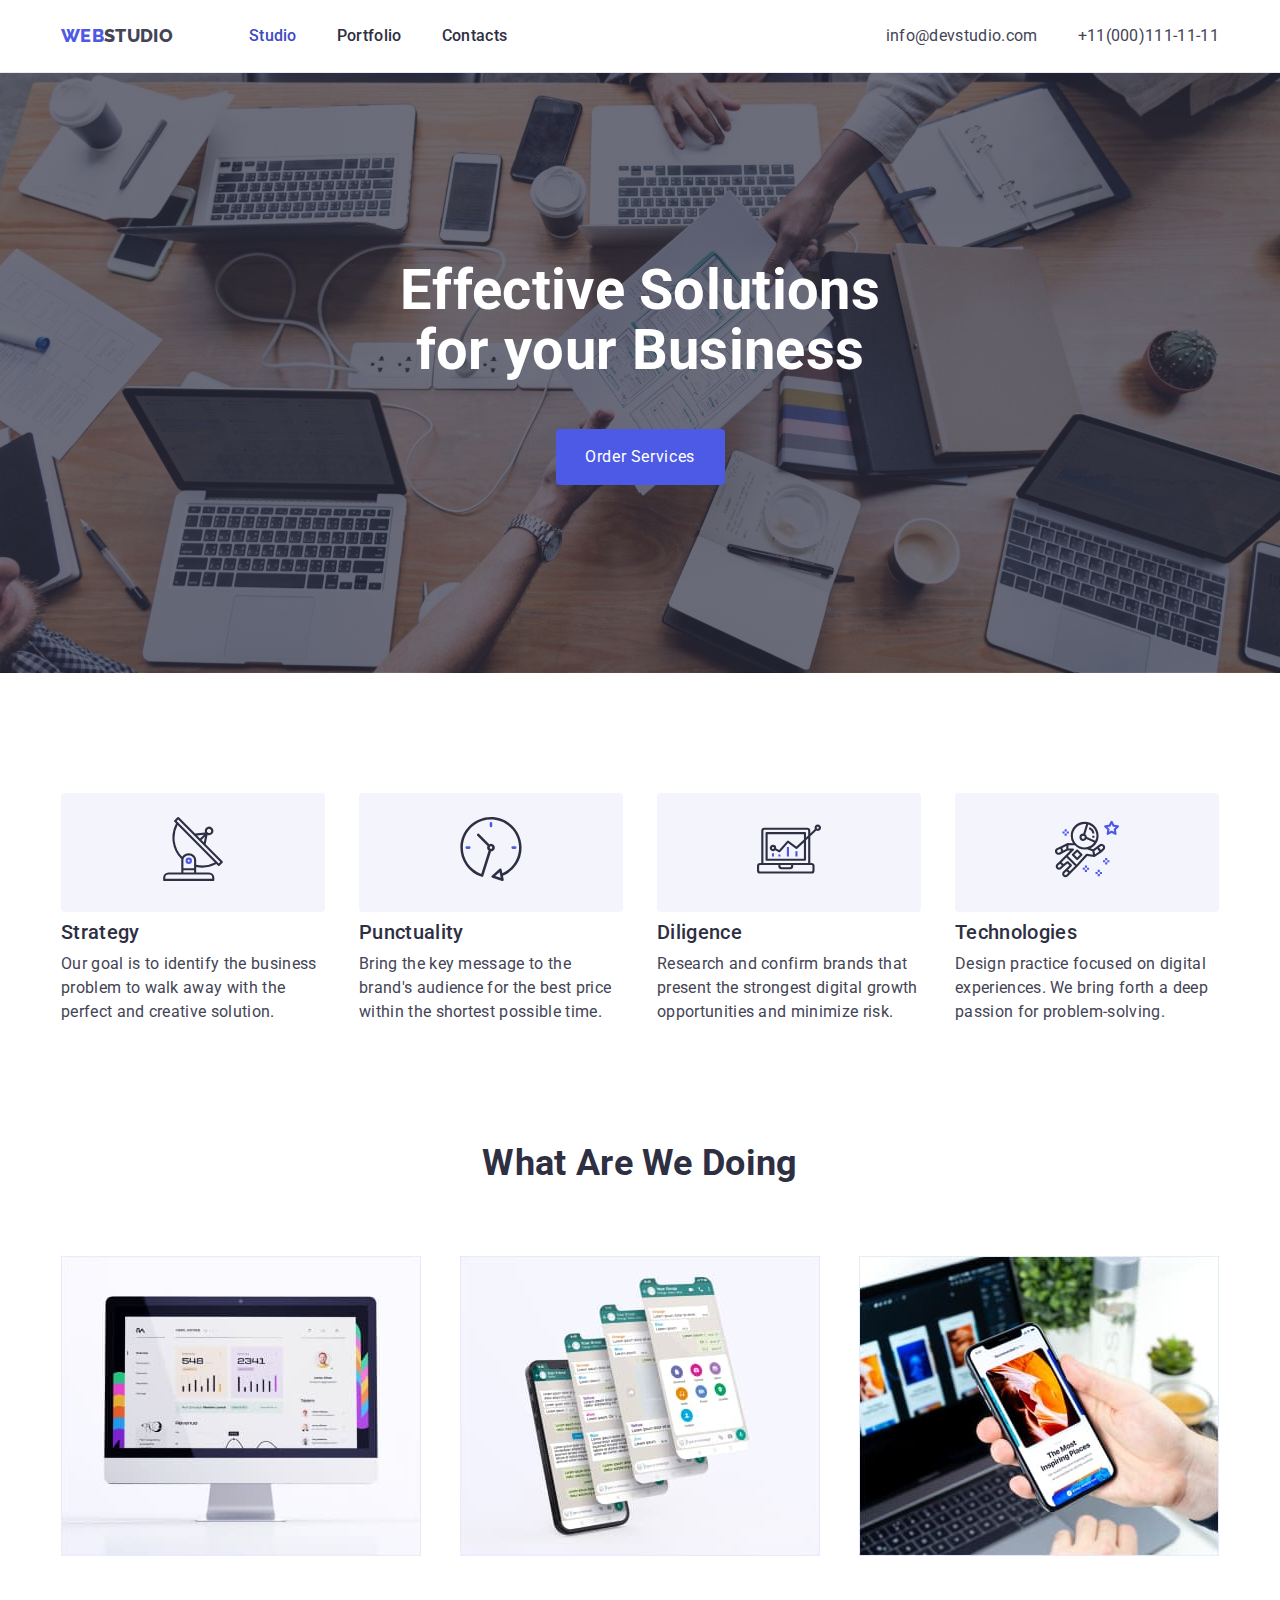
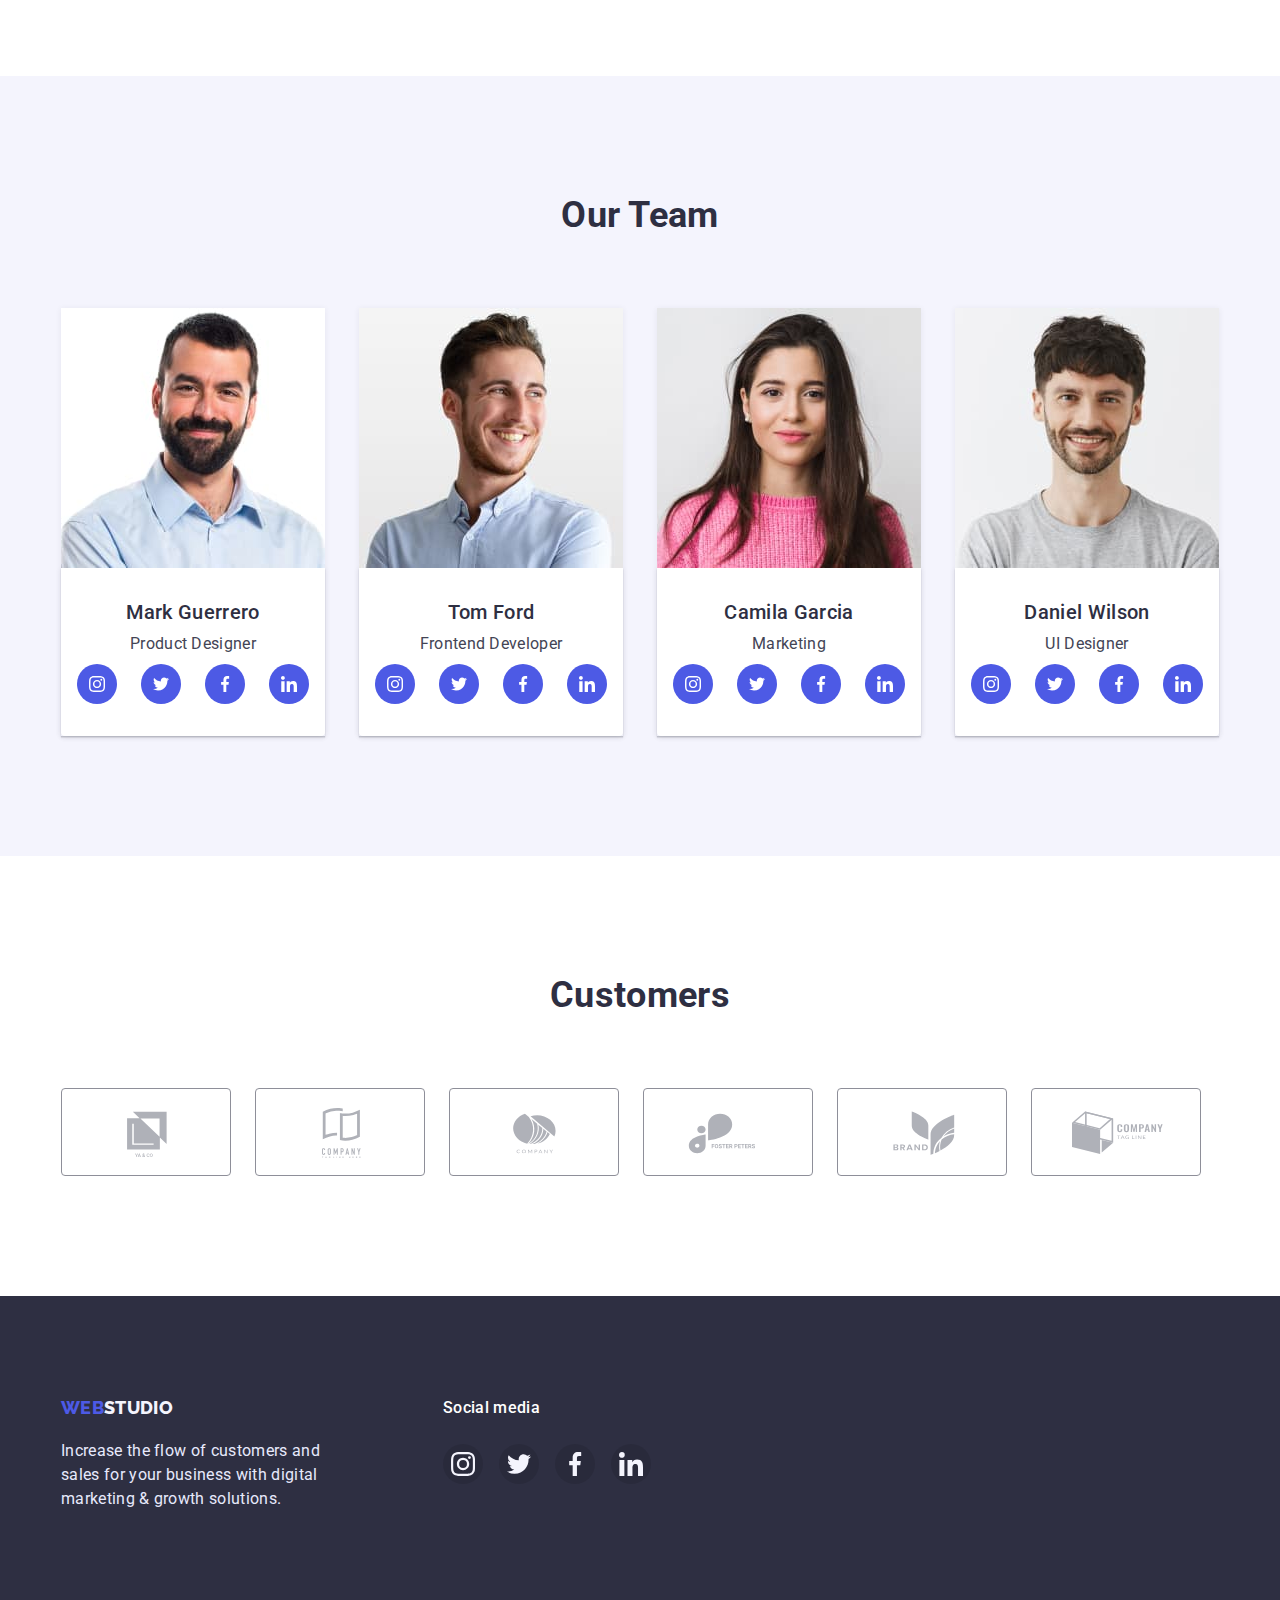
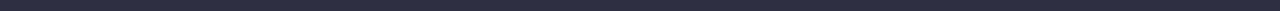
<file: index.html>
<!DOCTYPE html>
<html lang="en">
  <head>
    <meta charset="UTF-8" />
    <meta http-equiv="X-UA-Compatible" content="IE=edge" />
    <meta name="viewport" content="width=device-width, initial-scale=1.0" />
    <link
      href="https://fonts.googleapis.com/css2?family=Raleway:wght@800&family=Roboto:wght@100;300;400;500;700;900&display=swap"
      rel="stylesheet"
    />
    <link rel="stylesheet" href="./styles/modern-normalize.css">
    <link href="./styles/styles.css" rel="stylesheet" />
    <title>Document</title>
  </head>
  <body>
    <header class="head-nav">
      <div class="header-container">
      <nav class="navigation">
        <a href="./index.html" class="head-logo"
          >WEB<span class="logo-color-black">STUDIO</span></a
        >

        <ul class="list-nav">
          <li class="list-item"><a href="./index.html" class="nav-list-hyper-link active">Studio</a></li>
          <li class="list-item">
            <a href="./portfolio.html" class="nav-list-hyper-link">Portfolio</a>
          </li>
          <li class="list-item"><a href="" class="nav-list-hyper-link">Contacts</a></li>
        </ul>

      </nav>
      <address class="address-list">
        <ul class="list-contact">
          <li  class="list-item">
            <a href="mailto:@devstudio.com" class="contacts"> info@devstudio.com</a>
          </li>
          <li  class="list-item">
            <a href="tel:+11(000)111-11-11" class="contacts">
              +11(000)111-11-11</a
            >
          </li>
        </ul>
      </address>
    </div>
    </header>
    <main>
      <section class="section hero" >
        <div class="conteiner">
        <h1 class="business-title">Effective Solutions for your Business</h1>
        <button type="button" class="order-button">Order Services</button>
        </div>
      </section>
      <section class="section futures">
        <div class="conteiner">
        <h2 class="hidden">Need so need or Futures</h2>
        <ul class="list-futures">
          <li class="futures-block">
            <div class="futures-bg"><svg class="futures-svg" width="64" height="64">
              <use href="./images/symbol-defs.svg#icon-antenna-1"></use>
            </svg></div>
            <h3 class="futures-title">Strategy</h3>
            <p class="futures-text">Our goal is to identify the business problem to walk away with the
            perfect and creative solution.</p>
          </li>
          <li class="futures-block">
            <div class="futures-bg"><svg class="futures-svg" width="64" height="64">
              <use href="./images/symbol-defs.svg#icon-clock-1"></use>
            </svg></div>
            <h3 class="futures-title">Punctuality</h3>
            <p class="futures-text">Bring the key message to the brand's audience for the best price
            within the shortest possible time.</p>
          </li>
          <li class="futures-block">
            <div class="futures-bg"><svg class="futures-svg" width="64" height="64">
              <use href="./images/symbol-defs.svg#icon-diagram-1"></use>
            </svg></div>
            <h3 class="futures-title">Diligence</h3>
            <p class="futures-text">Research and confirm brands that present the strongest digital
            growth opportunities and minimize risk.</p>
          </li>
          <li class="futures-block">
            <div class="futures-bg"><svg class="futures-svg" width="64" height="64">
              <use href="./images/symbol-defs.svg#icon-astronaut-1"></use>
            </svg></div>
            <h3 class="futures-title">Technologies</h3>
            <p class="futures-text">Design practice focused on digital experiences. We bring forth a
            deep passion for problem-solving.</p>
          </li>
        </ul>
      </div>
      </section>
      <section class="section">
        <h2 class="section-title">What are we doing</h2>
        <div class="conteiner">
        <ul class="list-work">
          <li class="list-photo">
            <img
              src="./images/notebook.jpg"
              alt="Notebook download wait please"
              width="360"
              height="300"
            >
          </li>

          <li class="list-photo">
            <img
              src="./images/smartphone.jpg"
              alt="Smartphone download wait please"
              width="360"
              height="300"
            >
          </li>

          <li class="list-photo">
            <img
              src="./images/notebookandsmartphone.jpg"
              alt="Notebook and smartphone download wait please"
              width="360"
              height="300"
            >
          </li>
        </ul>
      </div>
      </section>
      <section class="section personal-section">
        <div class="conteiner">
        <h2 class="team-title">Our Team</h2>
        <ul class="list list-personal">
          <li class="personal">
            <img
              src="./images/markguerrero.jpg"
              alt="download photo Mark Guerrero"
              width="264"
              height="260"
            >
            <div class="team-description"><h3 class="team-name">Mark Guerrero</h3>
            <p class="team-position">Product Designer</p>
            <ul class="team-svg-list list">
            <li class="team-svg-item"> <a class="svg-link" href=""><svg class="team-svg" width="16" height="16">
            <use href="./images/symbol-defs.svg#icon-instagram-2"></use>
            </svg></a>
            <li class="team-svg-item"><a href="" class="svg-link"><svg class="team-svg" width="16" height="16">
              <use href="./images/symbol-defs.svg#icon-twitter-1"></use>
            </svg></a>
            <li class="team-svg-item"><a href="" class="svg-link"><svg class="team-svg" width="16" height="16">
              <use href="./images/symbol-defs.svg#icon-facebook-1"></use>
            </svg></a>
            <li class="team-svg-item"><a href="" class="svg-link"><svg class="team-svg" width="16" height="16">
              <use href="./images/symbol-defs.svg#icon-linkedin-1"></use>
            </svg></a>
          </ul>
          </div>
          </li>
          <li class="personal">
            <img
              src="./images/tomford.jpg"
              alt="download photo Tom Ford"
              width="264"
              height="260"
            >
            <div class="team-description"><h3 class="team-name">Tom Ford</h3>
            <p class="team-position">Frontend Developer</p>
            <ul class="team-svg-list list">
              <li class="team-svg-item"> <a class="svg-link" href=""><svg class="team-svg" width="16" height="16">
              <use href="./images/symbol-defs.svg#icon-instagram-2"></use>
              </svg></a>
              <li class="team-svg-item"><a href="" class="svg-link"><svg class="team-svg" width="16" height="16">
                <use href="./images/symbol-defs.svg#icon-twitter-1"></use>
              </svg></a>
              <li class="team-svg-item"><a href="" class="svg-link"><svg class="team-svg" width="16" height="16">
                <use href="./images/symbol-defs.svg#icon-facebook-1"></use>
              </svg></a>
              <li class="team-svg-item"><a href="" class="svg-link"><svg class="team-svg" width="16" height="16">
                <use href="./images/symbol-defs.svg#icon-linkedin-1"></use>
              </svg></a>
            </ul>
          </div>
          </li>
          <li class="personal">
            <img
              src="./images/camilagarcia.jpg"
              alt="download photo Camila Garcia"
              width="264"
              height="260"
            >
            <div class="team-description"><h3 class="team-name">Camila Garcia</h3>
            <p class="team-position">Marketing</p>
            <ul class="team-svg-list list">
              <li class="team-svg-item"> <a class="svg-link" href=""><svg class="team-svg" width="16" height="16">
              <use href="./images/symbol-defs.svg#icon-instagram-2"></use>
              </svg></a>
              <li class="team-svg-item"><a href="" class="svg-link"><svg class="team-svg" width="16" height="16">
                <use href="./images/symbol-defs.svg#icon-twitter-1"></use>
              </svg></a>
              <li class="team-svg-item"><a href="" class="svg-link"><svg class="team-svg" width="16" height="16">
                <use href="./images/symbol-defs.svg#icon-facebook-1"></use>
              </svg></a>
              <li class="team-svg-item"><a href="" class="svg-link"><svg class="team-svg" width="16" height="16">
                <use href="./images/symbol-defs.svg#icon-linkedin-1"></use>
              </svg></a>
            </ul>
          </div>
          </li>
          <li class="personal">
            <img
              src="./images/danielwilson.jpg"
              alt="download photo Daniel Wilson"
              width="264"
              height="260"
            >
            <div class="team-description"><h3 class="team-name">Daniel Wilson</h3>
            <p class="team-position">UI Designer</p>
            <ul class="team-svg-list list">
              <li class="team-svg-item"> <a class="svg-link" href=""><svg class="team-svg" width="16" height="16">
              <use href="./images/symbol-defs.svg#icon-instagram-2"></use>
              </svg></a>
              <li class="team-svg-item"><a href="" class="svg-link"><svg class="team-svg" width="16" height="16">
                <use href="./images/symbol-defs.svg#icon-twitter-1"></use>
              </svg></a>
              <li class="team-svg-item"><a href="" class="svg-link"><svg class="team-svg" width="16" height="16">
                <use href="./images/symbol-defs.svg#icon-facebook-1"></use>
              </svg></a>
              <li class="team-svg-item"><a href="" class="svg-link"><svg class="team-svg" width="16" height="16">
                <use href="./images/symbol-defs.svg#icon-linkedin-1"></use>
              </svg></a>
            </ul>
          </div>
          </li>
        </ul>
      </div>
      </section>
      <section class="section">
        <div class="conteiner">
        <h2 class="section-title">Customers</h2>
        <ul class="customers-list list">
        <li class="customers-item"><a class="customers-link" href=""><svg class="customers-svg" width="104" height="54"><use href="./images/symbol-defs.svg#icon-Logo-1"></use></svg></a></li>
        <li class="customers-item"><a class="customers-link" href=""><svg class="customers-svg" width="104" height="54"><use href="./images/symbol-defs.svg#icon-Logo-2"></use></svg></a></li>
        <li class="customers-item"><a class="customers-link" href=""><svg class="customers-svg" width="104" height="54"><use href="./images/symbol-defs.svg#icon-Logo-3"></use></svg></a></li>
        <li class="customers-item"><a class="customers-link" href=""><svg class="customers-svg" width="104" height="54"><use href="./images/symbol-defs.svg#icon-Logo-4"></use></svg></a></li>
        <li class="customers-item"><a class="customers-link" href=""><svg class="customers-svg" width="104" height="54"><use href="./images/symbol-defs.svg#icon-Logo-5"></use></svg></a></li>
        <li class="customers-item"><a class="customers-link" href=""><svg class="customers-svg" width="104" height="54"><use href="./images/symbol-defs.svg#icon-Logo-6"></use></svg></a></li>
      </ul>
    </div>
      </section>
    </main>
    <footer class="footer">
      <div class="conteiner">
        <ul class="footer-list list">
      <li><a href="./index.html" class="footer-logo"
        >Web<span class="footer-color-white">Studio</span></a
      >
      <p class="footer-text">
        Increase the flow of customers and sales for your business with digital
        marketing & growth solutions.
      </p></li>
      <li>
        <p class="footer-media">Social media</p>
        <ul class="footer-svg-list list">
        <li class="footer-svg-item"> <a class="footer-svg-link" href=""><svg class="footer-svg" width="24" height="24">
        <use href="./images/symbol-defs.svg#icon-instagram-2"></use>
        </svg></a>
        <li class="footer-svg-item"><a href="" class="footer-svg-link"><svg class="footer-svg" width="24" height="24">
          <use href="./images/symbol-defs.svg#icon-twitter-1"></use>
        </svg></a>
        <li class="footer-svg-item"><a href="" class="footer-svg-link"><svg class="footer-svg" width="24" height="24">
          <use href="./images/symbol-defs.svg#icon-facebook-1"></use>
        </svg></a>
        <li class="footer-svg-item"><a href="" class="footer-svg-link"><svg class="footer-svg" width="24" height="24">
          <use href="./images/symbol-defs.svg#icon-linkedin-1"></use>
        </svg></a>
      </ul></li>
    </ul>
      </div>
    </footer>

  </body>
</html>
</file>
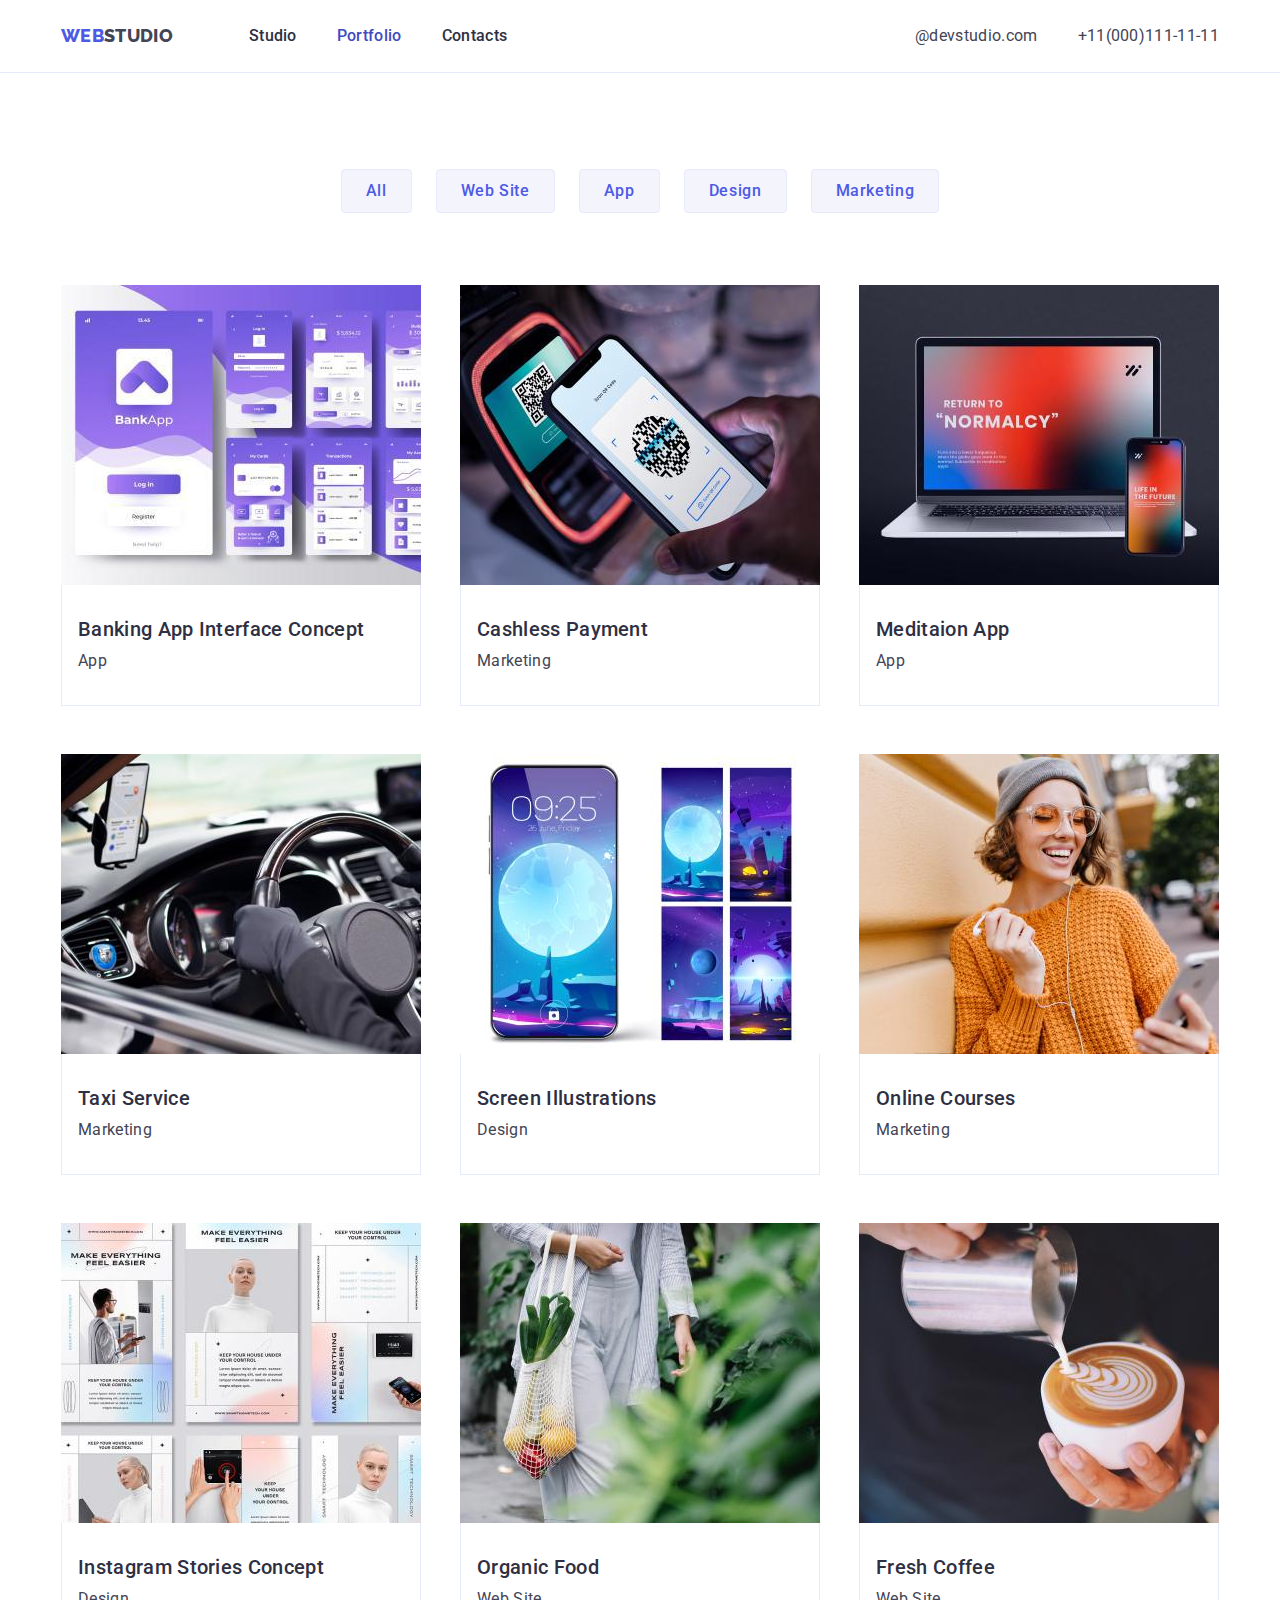
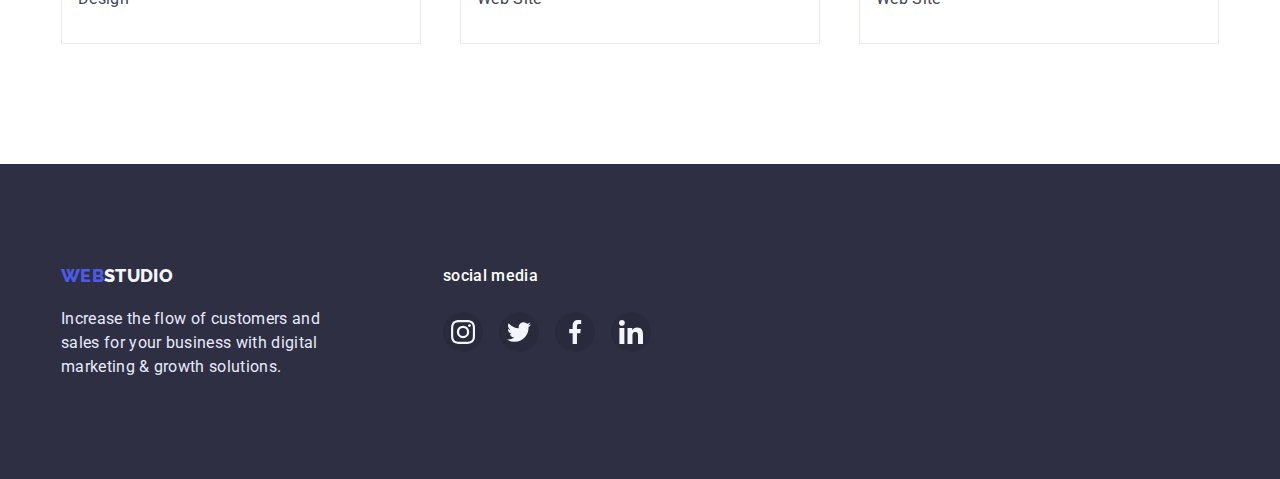
<file: portfolio.html>
<!DOCTYPE html>
<html lang="en">
  <head>
    <meta charset="UTF-8" />
    <meta http-equiv="X-UA-Compatible" content="IE=edge" />
    <meta name="viewport" content="width=device-width, initial-scale=1.0" />
    <link rel="preconnect" href="https://fonts.googleapis.com" />
    <link rel="preconnect" href="https://fonts.gstatic.com" crossorigin />
    <link
      href="https://fonts.googleapis.com/css2?family=Raleway:wght@800&family=Roboto:wght@100;300;400;500;700;900&display=swap"
      rel="stylesheet"
    />
    <link rel="stylesheet" href="./styles/modern-normalize.css">
    <link href="./styles/styles.css" rel="stylesheet" />
    <title>Portfolio</title>
  </head>
  <body>
      <header class="head-nav">
        <div class="header-container">
        <nav class="navigation">
          <a href="./index.html" class="head-logo"
            >WEB<span class="logo-color-black">STUDIO</span></a
          >
  
          <ul class="list-nav">
            <li class="list-item"><a href="./index.html" class="nav-list-hyper-link">Studio</a></li>
            <li class="list-item">
              <a href="./portfolio.html" class="nav-list-hyper-link active">Portfolio</a>
            </li>
            <li class="list-item"><a href="" class="nav-list-hyper-link">Contacts</a></li>
          </ul>
  
        </nav>
        <address class="address-list">
          <ul class="list-contact">
            <li  class="list-item">
              <a href="mailto:@devstudio.com" class="contacts"> @devstudio.com</a>
            </li>
            <li  class="list-item">
              <a href="tel:+11(000)111-11-11" class="contacts">
                +11(000)111-11-11</a
              >
            </li>
          </ul>
        </address>
      </div>
      </header>
    <main>
      <section class="portfolio">
        <div class="conteiner">
        <ul class="list-button">
        <li class="button-apps-btn"><button type="button" class="portfolio-button">All</button></li>
        <li class="button-apps-btn"><button type="button" class="portfolio-button">Web Site</button></li>
        <li class="button-apps-btn"><button type="button" class="portfolio-button">App</button></li>
        <li class="button-apps-btn"><button type="button" class="portfolio-button">Design</button></li>
        <li class="button-apps-btn"><button type="button" class="portfolio-button">Marketing</button></li>
      </ul>
      <h1 class="hidden">Portfolio</h1>
        <ul class="apps-list">
          <li class="apps-post">
            <a href=""><img
              src="./images/bankinginterface.jpg"
              alt="Banking App Interface Concept"
            />
            <div class="apps-description"><h3 class="portfolio-title">Banking App Interface Concept</h3>
            <p class="portfolio-text">App</p></div></a>
          </li>
          <li class="apps-post"><a href="">
            <img src="./images/payment.jpg" alt="Cashless Payment" />
            <div class="apps-description"><h3 class="portfolio-title">Cashless Payment</h3>
            <p class="portfolio-text">Marketing</p></div></a>
          </li>
          <li class="apps-post"><a href="">
            <img src="./images/meditationapp.jpg" alt="meditationapp" />
            <div class="apps-description"><h3 class="portfolio-title">Meditaion App</h3>
            <p class=portfolio-text>App</p></div></a>
          </li>
          <li class="apps-post"><a href="">
            <img src="./images/taxiservice.jpg" alt="Taxi Service" />
            <div class="apps-description"><h3 class="portfolio-title">Taxi Service</h3>
            <p class="portfolio-text">Marketing</p></div></a>
          </li>
          <li class="apps-post"><a href="">
            <img
              src="./images/screenilustrarion.jpg"
              alt="Screen Illustrations"
            />
            <div class="apps-description"><h3 class="portfolio-title">Screen Illustrations</h3>
            <p class="portfolio-text">Design</p></div></a>
          </li>
          <li class="apps-post"><a href="">
            <img src="./images/onlinecourse.jpg" alt="Online Courses" />
            <div class="apps-description"><h3 class="portfolio-title">Online Courses</h3>
            <p class="portfolio-text">Marketing</p></div></a>
          </li>
          <li class="apps-post"><a href="">
            <img
              src="./images/instastories.jpg"
              alt="Instagram Stories Concept"
            />
            <div class="apps-description"><h3 class="portfolio-title">Instagram Stories Concept</h3>
            <p class="portfolio-text">Design</p></div></a>
          </li>
          <li class="apps-post"><a href="">
            <img src="./images/organicfood.jpg" alt="Organic Food" />
            <div class="apps-description"><h3 class="portfolio-title">Organic Food</h3>
            <p class="portfolio-text">Web Site</p></div></a>
          </li>
          <li class="apps-post"><a href="">
            <img src="./images/freshcoffee.jpg" alt="Fresh Coffee" />
            <div class="apps-description"><h3 class="portfolio-title">Fresh Coffee</h3>
            <p class="portfolio-text">Web Site</p></div></a>
          </li>
        </ul>
      </div>
      </section>
    </main>
    <footer class="footer">
      <div class="conteiner">
        <ul class="footer-list list">
      <li><a href="./index.html" class="footer-logo"
        >Web<span class="footer-color-white">Studio</span></a
      >
      <p class="footer-text">
        Increase the flow of customers and sales for your business with digital
        marketing & growth solutions.
      </p></li>
      <li>
        <p class="footer-media">social media</p>
        <ul class="footer-svg-list list">
        <li class="footer-svg-item"> <a class="footer-svg-link" href=""><svg class="footer-svg" width="24" height="24">
        <use href="./images/symbol-defs.svg#icon-instagram-2"></use>
        </svg></a>
        <li class="footer-svg-item"><a href="" class="footer-svg-link"><svg class="footer-svg" width="24" height="24">
          <use href="./images/symbol-defs.svg#icon-twitter-1"></use>
        </svg></a>
        <li class="footer-svg-item"><a href="" class="footer-svg-link"><svg class="footer-svg" width="24" height="24">
          <use href="./images/symbol-defs.svg#icon-facebook-1"></use>
        </svg></a>
        <li class="footer-svg-item"><a href="" class="footer-svg-link"><svg class="footer-svg" width="24" height="24">
          <use href="./images/symbol-defs.svg#icon-linkedin-1"></use>
        </svg></a>
      </ul></li>
    </ul>
      </div>
    </footer>
  </body>
</html>
</file>
<file: styles/styles.css>
:root {
    --maincolor:#2E2F42;
    --headercolor:#434455;
    --lightbackgroudcolor:#F4F4FD;
    --linkscolor:#4D5AE5;
    --background: #fff;
    --footertext: #E7E9FC;
    --hoverlink: #404BBF;
    --customers-bg:#8E8F99;
    --customers-svg:#AFB1B8;
    --footer-focus:#31D0AA;
    --footer-bg-link:#0000001A;
}

ul{
    padding: 0;
    margin: 0;
}

li{
    padding: 0;
    margin: 0;
}

p,a {
    padding: 0;
    margin: 0;
    text-decoration: none;
}

h1,h2,h3,h4,h5,h6 {
    margin: 0;
    padding: 0;
}
img {
    display: block;
    max-width: 100%;
}

button {
    border:none
}

body {
font-family: 'Roboto';
font-size: 16px;
line-height: 1.5;
color: var(--maincolor);
background-color: var(--background);
letter-spacing: 0.02em;
}

.head-container {
    width: 1440px;
    margin: 0 auto;
}

.conteiner{
    max-width: 1158px;
    margin: 0 auto;
    box-sizing: border-box;

    
}

.header-container {
    max-width: 1158px;
    box-sizing: border-box;
    display: flex;
    margin: 0 auto;
    justify-content: space-between;

}

.section{
    margin: 0 auto;
    padding: 120px 0 120px 0;
}

.list {
    list-style: none;
    display: inline-flex;
}

.navigation {
    display: flex;
    text-align: center;
}

.head-nav {
    border-bottom: 1px solid var(--footertext);
    margin: auto;

}

.head-logo {
    font-family: 'Raleway';
    font-style: normal;
    font-weight: 800;
    font-size: 18px;
    line-height: 1.33;
    color: var(--linkscolor);
    text-decoration: none;
    text-transform: uppercase;
    padding-top: 24px;
    padding-bottom: 24px;
    margin-right: 76px;
}

.logo-color-black {
    color: var(--headercolor);
}

.nav-list-hyper-link {
    text-decoration: none;
    font-weight: 500;
    color: var(--maincolor);
    padding: 24px 0 24px 0;
    display: block;

}

.list-nav{
    display:flex;
    list-style: none;
    display: flex;
    gap: 40px;
}

.active {
    color: var(--hoverlink)
}


.nav-list-hyper-link:hover, .nav-list-hyper-link:focus {
    color: var(--hoverlink);
}
.address-list {
    text-align: right;
}

.list-contact{
    display:flex;
    list-style: none;
    gap:40px;
}

.contacts {
text-decoration: none;
color: var(--headercolor);
font-style: normal;
padding: 24px 0 24px 0;
display: block;
}

.contacts:hover, .contacts:focus {
    color: var(--hoverlink);
}

.hero{
    background-image: linear-gradient(rgba(46, 47, 66, 0.7), rgba(46, 47, 66, 0.7)), url(../images/background-hero.jpg);
    padding-top: 188px;
    padding-bottom: 188px;
    background-repeat: no-repeat;
    background-size: cover;
    background-position: center;
}

.business-title {
    color: var(--background);
font-size: 56px;
line-height: 1.07;
margin: 0 auto 48px;
max-width: 496px;
text-align: center;
}

.order-button {
    background-color: var(--linkscolor);
    color: var(--background);
    cursor:pointer;
width: 169px;
height: 56px;
margin: 0 auto;
display: block;
border-radius: 4px;
letter-spacing: 0.04em;
line-height: 24px;
}

.order-button:hover, .order-button:focus {
    background-color: var(--hoverlink);
}

.hidden {
        position: absolute;
        width: 1px;
        height: 1px;
        margin: -1px;
        border: 0;
        padding: 0;
        white-space: nowrap;
        clip-path: inset(100%);
        clip: rect(0 0 0 0);
        overflow: hidden;
}

.futures {
    padding-bottom: 0;
}

.list-futures {
    list-style: none;
    display: inline-flex;
    justify-content: center;
}

.futures-svg {
    margin: 24px 100px;
}

.futures-bg {
    background-color: var(--lightbackgroudcolor);
    border-radius: 4px;
}

.futures-title{
    font-size: 20px;
    line-height: 1.2;
    font-weight: 500;
    justify-content: center;
    gap:24px;   
    margin-bottom: 8px;
    margin-top: 8px;
}

.futures-text {
    color: var(--headercolor);
    display: flex;
    gap:24px;
    flex-wrap: wrap;
    justify-content: space-around;
}
.list-futures {
    display: flex;
    justify-content:space-between;;
    gap:24px;   
}

.futures-block {
    width: 264px;
}

.personal-section {
    background-color: var(--lightbackgroudcolor);
}

.section-title {
font-size: 36px;
line-height: 1.11;
text-transform: capitalize;
text-align: center;
margin-bottom: 72px;
}

.section-work {
    padding: 0 0 120px;
}

.section-team{
    background-color: var(--lightbackgroudcolor);
    padding-bottom: 120px;
}

.list-work{
    list-style: none;
    display: flex;
    gap:24px;
    flex-wrap: wrap;
    justify-content: space-between;
}

.list-photo {
    justify-content: center;
    display: flex;
    gap:24px;
    flex-wrap: wrap;
    width: 360px;

}

.list-personal {
    display: flex;
    gap:24px;
    flex-wrap: wrap;
    justify-content: space-between;
}

.personal {
    justify-content: center;
    background: #FFFFFF;
box-shadow: 0px 1px 6px rgba(46, 47, 66, 0.08);
border-radius: 0px 0px 4px 4px;

}

.team-description {
    padding: 32px 16px;
    box-shadow: 0px 1px 6px rgba(46, 47, 66, 0.08), 0px 1px 1px rgba(46, 47, 66, 0.16), 0px 2px 1px rgba(46, 47, 66, 0.08);
}

.team-title{
    font-size: 36px;
line-height: 1.11;
text-transform: capitalize;
text-align: center;
margin-bottom: 72px;
}

.team-name {
    font-size: 20px;
    line-height: 1.2;
    font-weight: 500;
    text-align: center;
    margin-bottom: 8px;
}

.team-position {
    color: var(--headercolor);
    text-align: center;
}

.team-svg-list {
    display: flex;
    gap:24px
}

.team-svg-item {
color: var(--linkscolor);
margin-top: 8px;
}
.team-svg {
    fill: var(--background);
}

.svg-link {
    display: flex;
    justify-content: center;
    align-items: center;
    width: 40px;
    height: 40px;
    border-radius: 50%;
    background-color: var(--linkscolor);
}

.svg-link:hover, .svg-link:focus {
    background-color: var(--hoverlink);
}

.customers-list{
display: flex;
gap:24px;
}

.customers-item {
    display: block;
border:1px solid var(--customers-bg);
border-radius: 4px;
}

.customers-item:hover, .customers-item:focus{
    border-color: var(--hoverlink);
}

.customers-link {
    display: flex;
}

.customers-svg {
    margin: 16px 32px;
    fill: var(--customers-svg);
}

.customers-link:hover .customers-svg,
.customers-link:focus .customers-svg {
    fill: var(--hoverlink);
}

.footer {
    background-color: var(--maincolor);
    height: auto;
    padding: 100px 0 100px 0;

}
.footer-list{
    display: flex;
    gap:120px
}

.footer-media {
    color: var(--background);
    font-weight: 500;
    margin-bottom: 16px;
}

.footer-logo {font-family: 'Raleway';
    font-style: normal;
    font-weight: 800;
    font-size: 18px;
    line-height: 1.33;
    color: var(--linkscolor);
    text-decoration: none;
    text-transform: uppercase; 
}

.footer-color-white{
    color:var(--lightbackgroudcolor)

}

.footer-text {
    color: var(--footertext);
    max-width: 262px;
    padding-top: 18px; 
}
.footer-svg-list{
    display: flex;
    gap:16px

}

.footer-svg-item{
margin-top: 8px;

}

.footer-svg-link{
    display: flex;
    justify-content: center;
    align-items: center;
    width: 40px;
    height: 40px;
    border-radius: 50%;
    background-color: var(--footer-bg-link);
}
.footer-svg{
    fill:var(--lightbackgroudcolor)
}

.footer-svg-link:hover,
.footer-svg-link:focus{
background-color: var(--footer-focus);
}

/*Portfolio*/

.portfolio {
    padding-top: 96px;
}

.list-button {
    list-style: none;
    display: flex;
    justify-content: center;
    margin-bottom: 72px;
    gap: 24px;
}
.portfolio-button {
    background: var(--lightbackgroudcolor);
    border: none;
    letter-spacing: 0.04em;
    cursor: pointer;
    display: flex;
flex-direction: row;
justify-content: center;
align-items: center;
padding: 12px 24px;
background: var(--lightbackgroudcolor);
border: 1px solid var(--footertext);
border-radius: 4px;
color: var(--linkscolor);
font-weight: 500;
}

.portfolio-button:hover, .portfolio-button:focus {
    background-color: var(--linkscolor);
    color: var(--background);
    box-shadow: 0px 3px 1px rgba(0, 0, 0, 0.1), 0px 2px 1px rgba(0, 0, 0, 0.08), 0px 2px 2px rgba(0, 0, 0, 0.12);
}

.apps-post {
    width: 360px;
}

.portfolio-title {
    font-size: 20px;
line-height: 1.2;
color: var(--maincolor);
font-weight: 500;
}

.portfolio-text {
    color: var(--headercolor);
    margin-top: 8px;
}

.apps-list {
    list-style: none;
    display: inline-flex;
    flex-wrap: wrap;
    margin: 0 auto;
    justify-content: space-between;
    gap:48px 24px;

}
.apps-post:last-of-type {
    margin-bottom: 120px;
}

.apps-description {
    border-bottom: 1px solid var(--footertext);
    border-left: 1px solid var(--footertext);
    border-right: 1px solid var(--footertext);
    padding-left: 16px;
    padding-bottom:32px ;
    padding-top: 32px;
}

.apps-description:hover, .apps-description:focus {
    box-shadow: 0px 1px 6px rgba(46, 47, 66, 0.08), 0px 1px 1px rgba(46, 47, 66, 0.16), 0px 2px 1px rgba(46, 47, 66, 0.08);
}
</file>
